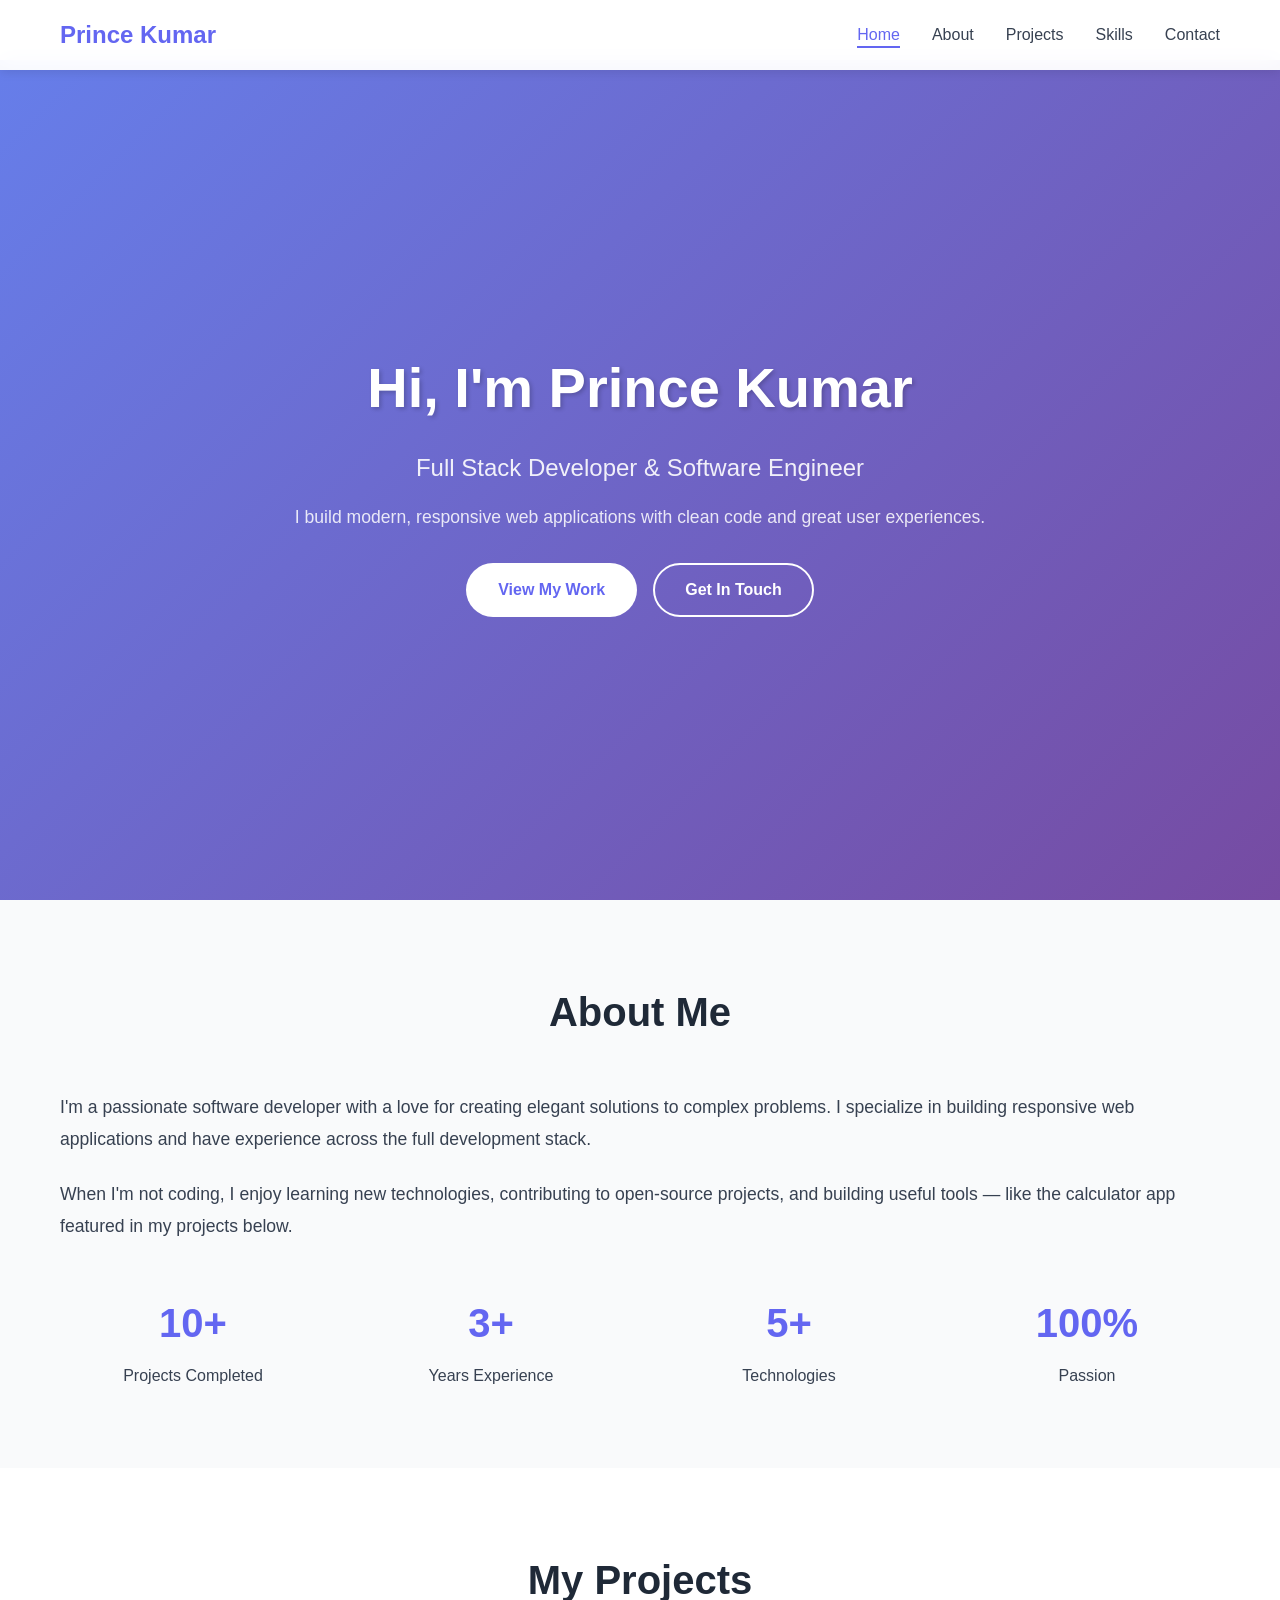
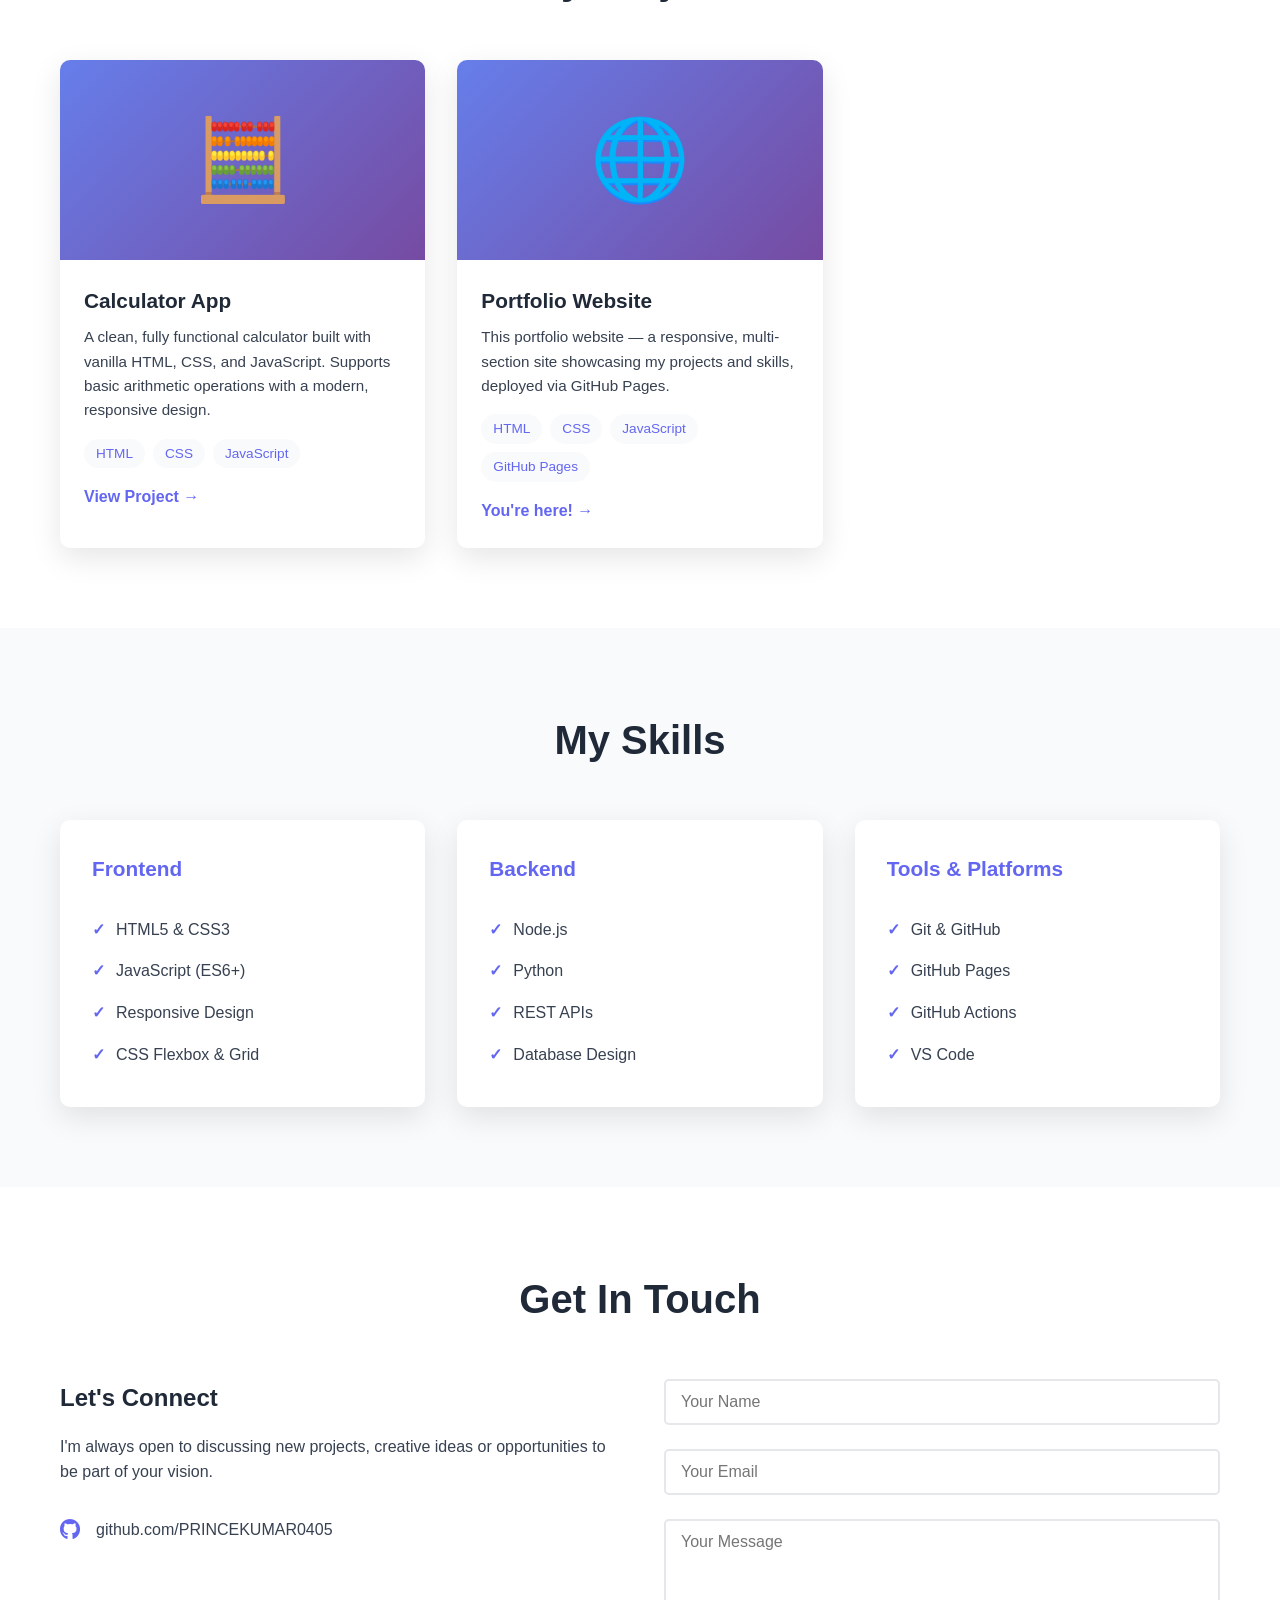
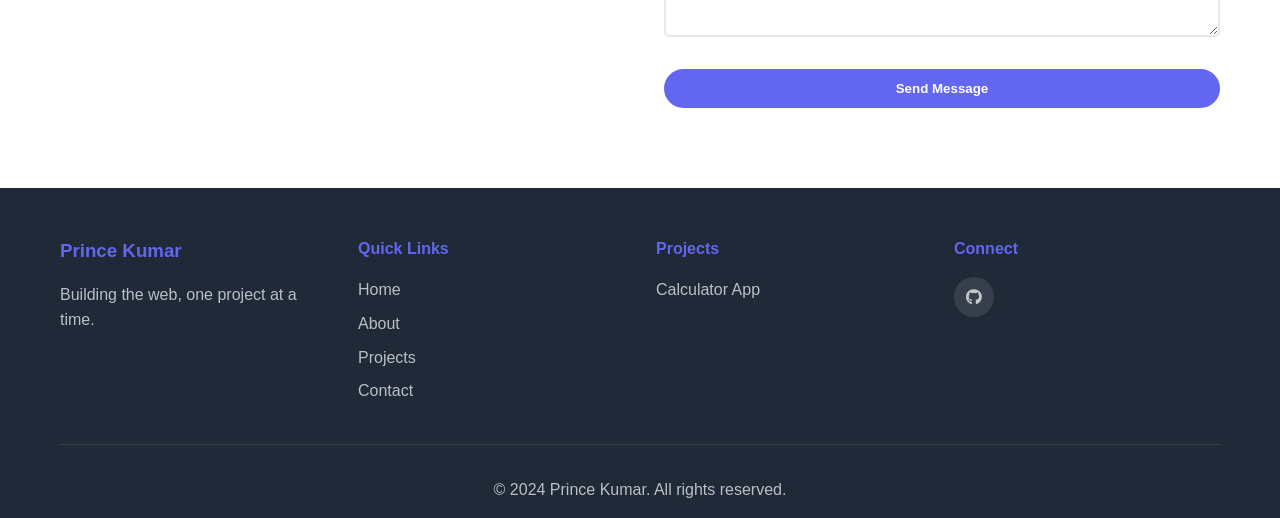
<file: index.html>
<!DOCTYPE html>
<html lang="en">
<head>
    <meta charset="UTF-8">
    <meta name="viewport" content="width=device-width, initial-scale=1.0">
    <title>Prince Kumar - Portfolio</title>
    <link rel="stylesheet" href="style.css">
    <link rel="stylesheet" href="https://cdnjs.cloudflare.com/ajax/libs/font-awesome/6.4.0/css/all.min.css">
</head>
<body>

    <!-- Navigation -->
    <nav class="navbar">
        <div class="container">
            <div class="nav-wrapper">
                <div class="logo">
                    <h1>Prince Kumar</h1>
                </div>
                <ul class="nav-menu" id="nav-menu">
                    <li><a href="#home" class="nav-link active">Home</a></li>
                    <li><a href="#about" class="nav-link">About</a></li>
                    <li><a href="#projects" class="nav-link">Projects</a></li>
                    <li><a href="#skills" class="nav-link">Skills</a></li>
                    <li><a href="#contact" class="nav-link">Contact</a></li>
                </ul>
                <div class="hamburger" id="hamburger">
                    <span></span>
                    <span></span>
                    <span></span>
                </div>
            </div>
        </div>
    </nav>

    <!-- Hero Section -->
    <section id="home" class="hero">
        <div class="container">
            <div class="hero-content">
                <h1 class="hero-title">Hi, I'm Prince Kumar</h1>
                <p class="hero-subtitle">Full Stack Developer &amp; Software Engineer</p>
                <p class="hero-description">I build modern, responsive web applications with clean code and great user experiences.</p>
                <div class="hero-buttons">
                    <a href="#projects" class="btn btn-primary">View My Work</a>
                    <a href="#contact" class="btn btn-secondary">Get In Touch</a>
                </div>
            </div>
        </div>
    </section>

    <!-- About Section -->
    <section id="about" class="about">
        <div class="container">
            <h2 class="section-title">About Me</h2>
            <div class="about-text">
                <p>I'm a passionate software developer with a love for creating elegant solutions to complex problems. I specialize in building responsive web applications and have experience across the full development stack.</p>
                <p>When I'm not coding, I enjoy learning new technologies, contributing to open-source projects, and building useful tools — like the calculator app featured in my projects below.</p>
            </div>
            <div class="about-stats">
                <div class="stat">
                    <h3>10+</h3>
                    <p>Projects Completed</p>
                </div>
                <div class="stat">
                    <h3>3+</h3>
                    <p>Years Experience</p>
                </div>
                <div class="stat">
                    <h3>5+</h3>
                    <p>Technologies</p>
                </div>
                <div class="stat">
                    <h3>100%</h3>
                    <p>Passion</p>
                </div>
            </div>
        </div>
    </section>

    <!-- Projects Section -->
    <section id="projects" class="projects">
        <div class="container">
            <h2 class="section-title">My Projects</h2>
            <div class="projects-grid">

                <!-- Calculator Project -->
                <div class="project-card">
                    <div class="project-image">
                        🧮
                    </div>
                    <div class="project-info">
                        <h3>Calculator App</h3>
                        <p>A clean, fully functional calculator built with vanilla HTML, CSS, and JavaScript. Supports basic arithmetic operations with a modern, responsive design.</p>
                        <div class="project-tags">
                            <span class="tag">HTML</span>
                            <span class="tag">CSS</span>
                            <span class="tag">JavaScript</span>
                        </div>
                        <a href="calculator/index.html" class="project-link">View Project →</a>
                    </div>
                </div>

                <!-- Portfolio Website Project -->
                <div class="project-card">
                    <div class="project-image">
                        🌐
                    </div>
                    <div class="project-info">
                        <h3>Portfolio Website</h3>
                        <p>This portfolio website — a responsive, multi-section site showcasing my projects and skills, deployed via GitHub Pages.</p>
                        <div class="project-tags">
                            <span class="tag">HTML</span>
                            <span class="tag">CSS</span>
                            <span class="tag">JavaScript</span>
                            <span class="tag">GitHub Pages</span>
                        </div>
                        <a href="#" class="project-link">You're here! →</a>
                    </div>
                </div>

            </div>
        </div>
    </section>

    <!-- Skills Section -->
    <section id="skills" class="skills">
        <div class="container">
            <h2 class="section-title">My Skills</h2>
            <div class="skills-grid">
                <div class="skill-category">
                    <h3>Frontend</h3>
                    <ul>
                        <li>HTML5 &amp; CSS3</li>
                        <li>JavaScript (ES6+)</li>
                        <li>Responsive Design</li>
                        <li>CSS Flexbox &amp; Grid</li>
                    </ul>
                </div>
                <div class="skill-category">
                    <h3>Backend</h3>
                    <ul>
                        <li>Node.js</li>
                        <li>Python</li>
                        <li>REST APIs</li>
                        <li>Database Design</li>
                    </ul>
                </div>
                <div class="skill-category">
                    <h3>Tools &amp; Platforms</h3>
                    <ul>
                        <li>Git &amp; GitHub</li>
                        <li>GitHub Pages</li>
                        <li>GitHub Actions</li>
                        <li>VS Code</li>
                    </ul>
                </div>
            </div>
        </div>
    </section>

    <!-- Contact Section -->
    <section id="contact" class="contact">
        <div class="container">
            <h2 class="section-title">Get In Touch</h2>
            <div class="contact-content">
                <div class="contact-info">
                    <h3>Let's Connect</h3>
                    <p>I'm always open to discussing new projects, creative ideas or opportunities to be part of your vision.</p>
                    <div class="contact-details">
                        <div class="contact-item">
                            <i class="fab fa-github"></i>
                            <a href="https://github.com/PRINCEKUMAR0405" target="_blank" rel="noopener noreferrer">github.com/PRINCEKUMAR0405</a>
                        </div>
                    </div>
                </div>
                <form class="contact-form" id="contact-form">
                    <div class="form-group">
                        <input type="text" id="name" name="name" placeholder="Your Name" required>
                    </div>
                    <div class="form-group">
                        <input type="email" id="email" name="email" placeholder="Your Email" required>
                    </div>
                    <div class="form-group">
                        <textarea id="message" name="message" rows="5" placeholder="Your Message" required></textarea>
                    </div>
                    <button type="submit" class="btn btn-primary" style="background: var(--primary-color); color: white; border: none;">Send Message</button>
                </form>
            </div>
        </div>
    </section>

    <!-- Footer -->
    <footer class="footer">
        <div class="container">
            <div class="footer-content">
                <div class="footer-section">
                    <h3>Prince Kumar</h3>
                    <p style="color: rgba(255,255,255,0.7);">Building the web, one project at a time.</p>
                </div>
                <div class="footer-section">
                    <h4>Quick Links</h4>
                    <ul>
                        <li><a href="#home">Home</a></li>
                        <li><a href="#about">About</a></li>
                        <li><a href="#projects">Projects</a></li>
                        <li><a href="#contact">Contact</a></li>
                    </ul>
                </div>
                <div class="footer-section">
                    <h4>Projects</h4>
                    <ul>
                        <li><a href="calculator/index.html">Calculator App</a></li>
                    </ul>
                </div>
                <div class="footer-section">
                    <h4>Connect</h4>
                    <div class="social-links">
                        <a href="https://github.com/PRINCEKUMAR0405" target="_blank" rel="noopener noreferrer" aria-label="GitHub">
                            <i class="fab fa-github"></i>
                        </a>
                    </div>
                </div>
            </div>
            <div class="footer-bottom">
                <p>&copy; 2024 Prince Kumar. All rights reserved.</p>
            </div>
        </div>
    </footer>

    <script src="script.js"></script>
</body>
</html>
</file>
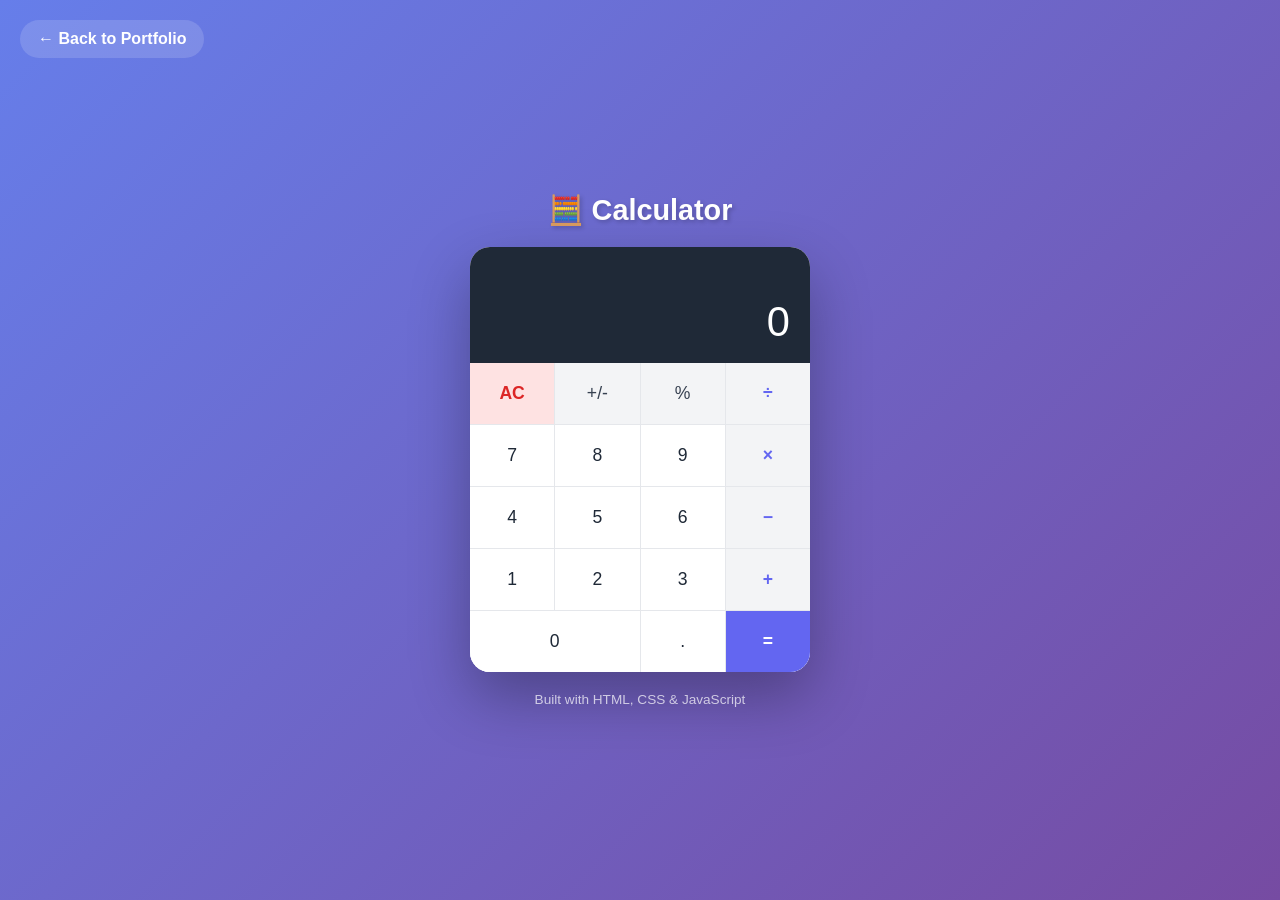
<file: calculator/index.html>
<!DOCTYPE html>
<html lang="en">
<head>
    <meta charset="UTF-8">
    <meta name="viewport" content="width=device-width, initial-scale=1.0">
    <title>Calculator - Prince Kumar Portfolio</title>
    <style>
        * {
            margin: 0;
            padding: 0;
            box-sizing: border-box;
        }

        :root {
            --primary-color: #6366f1;
            --secondary-color: #ec4899;
            --dark-color: #1f2937;
            --light-color: #f9fafb;
            --text-color: #374151;
            --border-color: #e5e7eb;
        }

        body {
            font-family: 'Segoe UI', Tahoma, Geneva, Verdana, sans-serif;
            background: linear-gradient(135deg, #667eea 0%, #764ba2 100%);
            min-height: 100vh;
            display: flex;
            flex-direction: column;
            align-items: center;
            justify-content: center;
            padding: 20px;
        }

        .back-link {
            position: fixed;
            top: 20px;
            left: 20px;
            color: white;
            text-decoration: none;
            font-weight: 600;
            font-size: 1rem;
            display: flex;
            align-items: center;
            gap: 8px;
            background: rgba(255, 255, 255, 0.15);
            padding: 10px 18px;
            border-radius: 50px;
            transition: background 0.3s ease;
        }

        .back-link:hover {
            background: rgba(255, 255, 255, 0.3);
        }

        .calculator-wrapper {
            display: flex;
            flex-direction: column;
            align-items: center;
            gap: 20px;
        }

        .calculator-title {
            color: white;
            font-size: 1.8rem;
            font-weight: 700;
            text-shadow: 2px 2px 4px rgba(0, 0, 0, 0.2);
        }

        .calculator {
            background: white;
            border-radius: 20px;
            box-shadow: 0 25px 60px rgba(0, 0, 0, 0.3);
            overflow: hidden;
            width: 340px;
        }

        /* Display */
        .display {
            background: var(--dark-color);
            padding: 24px 20px 16px;
            text-align: right;
        }

        .display-expression {
            color: rgba(255, 255, 255, 0.5);
            font-size: 0.95rem;
            min-height: 1.2em;
            overflow: hidden;
            text-overflow: ellipsis;
            white-space: nowrap;
            margin-bottom: 8px;
        }

        .display-result {
            color: white;
            font-size: 2.6rem;
            font-weight: 300;
            overflow: hidden;
            text-overflow: ellipsis;
            white-space: nowrap;
            line-height: 1.2;
        }

        /* Buttons */
        .buttons {
            display: grid;
            grid-template-columns: repeat(4, 1fr);
            gap: 1px;
            background: var(--border-color);
        }

        .btn-calc {
            padding: 20px 10px;
            border: none;
            font-size: 1.1rem;
            font-weight: 500;
            cursor: pointer;
            transition: background 0.15s ease, transform 0.1s ease;
            font-family: inherit;
        }

        .btn-calc:active {
            transform: scale(0.96);
        }

        .btn-number {
            background: white;
            color: var(--dark-color);
        }

        .btn-number:hover {
            background: var(--light-color);
        }

        .btn-operator {
            background: #f3f4f6;
            color: var(--primary-color);
            font-weight: 600;
        }

        .btn-operator:hover {
            background: #e5e7eb;
        }

        .btn-equals {
            background: var(--primary-color);
            color: white;
            font-weight: 700;
        }

        .btn-equals:hover {
            background: #4f46e5;
        }

        .btn-clear {
            background: #fee2e2;
            color: #dc2626;
            font-weight: 600;
        }

        .btn-clear:hover {
            background: #fecaca;
        }

        .btn-special {
            background: #f3f4f6;
            color: var(--text-color);
        }

        .btn-special:hover {
            background: #e5e7eb;
        }

        .btn-zero {
            grid-column: span 2;
        }

        .calculator-footer {
            color: rgba(255, 255, 255, 0.7);
            font-size: 0.85rem;
            text-align: center;
        }
    </style>
</head>
<body>

    <a href="../index.html" class="back-link">&#8592; Back to Portfolio</a>

    <div class="calculator-wrapper">
        <h1 class="calculator-title">🧮 Calculator</h1>

        <div class="calculator" role="main" aria-label="Calculator">
            <div class="display">
                <div class="display-expression" id="expression" aria-label="Expression"></div>
                <div class="display-result" id="result" aria-label="Result">0</div>
            </div>

            <div class="buttons" role="group" aria-label="Calculator buttons">
                <!-- Row 1 -->
                <button class="btn-calc btn-clear" onclick="clearAll()" aria-label="Clear all">AC</button>
                <button class="btn-calc btn-special" onclick="toggleSign()" aria-label="Toggle sign">+/-</button>
                <button class="btn-calc btn-special" onclick="percentage()" aria-label="Percentage">%</button>
                <button class="btn-calc btn-operator" onclick="setOperator('/')" aria-label="Divide">÷</button>

                <!-- Row 2 -->
                <button class="btn-calc btn-number" onclick="appendNumber('7')" aria-label="7">7</button>
                <button class="btn-calc btn-number" onclick="appendNumber('8')" aria-label="8">8</button>
                <button class="btn-calc btn-number" onclick="appendNumber('9')" aria-label="9">9</button>
                <button class="btn-calc btn-operator" onclick="setOperator('*')" aria-label="Multiply">×</button>

                <!-- Row 3 -->
                <button class="btn-calc btn-number" onclick="appendNumber('4')" aria-label="4">4</button>
                <button class="btn-calc btn-number" onclick="appendNumber('5')" aria-label="5">5</button>
                <button class="btn-calc btn-number" onclick="appendNumber('6')" aria-label="6">6</button>
                <button class="btn-calc btn-operator" onclick="setOperator('-')" aria-label="Subtract">−</button>

                <!-- Row 4 -->
                <button class="btn-calc btn-number" onclick="appendNumber('1')" aria-label="1">1</button>
                <button class="btn-calc btn-number" onclick="appendNumber('2')" aria-label="2">2</button>
                <button class="btn-calc btn-number" onclick="appendNumber('3')" aria-label="3">3</button>
                <button class="btn-calc btn-operator" onclick="setOperator('+')" aria-label="Add">+</button>

                <!-- Row 5 -->
                <button class="btn-calc btn-number btn-zero" onclick="appendNumber('0')" aria-label="0">0</button>
                <button class="btn-calc btn-number" onclick="appendDecimal()" aria-label="Decimal point">.</button>
                <button class="btn-calc btn-equals" onclick="calculate()" aria-label="Equals">=</button>
            </div>
        </div>

        <p class="calculator-footer">Built with HTML, CSS &amp; JavaScript</p>
    </div>

    <script>
        let currentInput = '0';
        let previousInput = '';
        let operator = null;
        let shouldResetDisplay = false;

        const resultDisplay = document.getElementById('result');
        const expressionDisplay = document.getElementById('expression');

        function updateDisplay() {
            resultDisplay.textContent = currentInput;
        }

        function appendNumber(num) {
            if (shouldResetDisplay) {
                currentInput = num;
                shouldResetDisplay = false;
            } else {
                if (currentInput === '0' && num !== '.') {
                    currentInput = num;
                } else {
                    if (currentInput.length < 12) {
                        currentInput += num;
                    }
                }
            }
            updateDisplay();
        }

        function appendDecimal() {
            if (shouldResetDisplay) {
                currentInput = '0.';
                shouldResetDisplay = false;
                updateDisplay();
                return;
            }
            if (!currentInput.includes('.')) {
                currentInput += '.';
                updateDisplay();
            }
        }

        function setOperator(op) {
            if (operator && !shouldResetDisplay) {
                calculate(true);
            }
            previousInput = currentInput;
            operator = op;
            shouldResetDisplay = true;

            const opSymbols = { '+': '+', '-': '−', '*': '×', '/': '÷' };
            expressionDisplay.textContent = `${previousInput} ${opSymbols[op]}`;
        }

        function calculate(chaining) {
            if (!operator || !previousInput) return;

            const prev = parseFloat(previousInput);
            const current = parseFloat(currentInput);
            const opSymbols = { '+': '+', '-': '−', '*': '×', '/': '÷' };

            if (isNaN(prev) || isNaN(current)) return;

            let result;
            switch (operator) {
                case '+': result = prev + current; break;
                case '-': result = prev - current; break;
                case '*': result = prev * current; break;
                case '/':
                    if (current === 0) {
                        currentInput = 'Error';
                        expressionDisplay.textContent = '';
                        operator = null;
                        previousInput = '';
                        updateDisplay();
                        return;
                    }
                    result = prev / current;
                    break;
                default: return;
            }

            if (!chaining) {
                expressionDisplay.textContent = `${previousInput} ${opSymbols[operator]} ${currentInput} =`;
            }

            // Round to avoid floating point issues
            result = parseFloat(result.toPrecision(12));
            currentInput = String(result);
            if (!chaining) {
                operator = null;
                previousInput = '';
            }
            shouldResetDisplay = true;
            updateDisplay();
        }

        function clearAll() {
            currentInput = '0';
            previousInput = '';
            operator = null;
            shouldResetDisplay = false;
            expressionDisplay.textContent = '';
            updateDisplay();
        }

        function toggleSign() {
            if (currentInput !== '0' && currentInput !== 'Error') {
                currentInput = String(parseFloat(currentInput) * -1);
                updateDisplay();
            }
        }

        function percentage() {
            if (currentInput !== 'Error') {
                currentInput = String(parseFloat(currentInput) / 100);
                updateDisplay();
            }
        }

        // Keyboard support
        document.addEventListener('keydown', (e) => {
            if (e.key >= '0' && e.key <= '9') appendNumber(e.key);
            else if (e.key === '.') appendDecimal();
            else if (e.key === '+') setOperator('+');
            else if (e.key === '-') setOperator('-');
            else if (e.key === '*') setOperator('*');
            else if (e.key === '/') { e.preventDefault(); setOperator('/'); }
            else if (e.key === 'Enter' || e.key === '=') calculate();
            else if (e.key === 'Escape') clearAll();
            else if (e.key === 'Backspace') {
                if (currentInput.length > 1 && currentInput !== 'Error') {
                    currentInput = currentInput.slice(0, -1);
                } else {
                    currentInput = '0';
                }
                updateDisplay();
            }
            else if (e.key === '%') percentage();
        });
    </script>
</body>
</html>
</file>
<file: style.css>
* {
    margin: 0;
    padding: 0;
    box-sizing: border-box;
}

:root {
    --primary-color: #6366f1;
    --secondary-color: #ec4899;
    --dark-color: #1f2937;
    --light-color: #f9fafb;
    --text-color: #374151;
    --border-color: #e5e7eb;
    --shadow: 0 10px 30px rgba(0, 0, 0, 0.1);
    --shadow-lg: 0 20px 40px rgba(0, 0, 0, 0.15);
}

html {
    scroll-behavior: smooth;
}

body {
    font-family: 'Segoe UI', Tahoma, Geneva, Verdana, sans-serif;
    line-height: 1.6;
    color: var(--text-color);
    background-color: #fff;
}

.container {
    max-width: 1200px;
    margin: 0 auto;
    padding: 0 20px;
}

/* Navigation */
.navbar {
    position: fixed;
    top: 0;
    width: 100%;
    background: rgba(255, 255, 255, 0.95);
    backdrop-filter: blur(10px);
    z-index: 1000;
    box-shadow: 0 2px 10px rgba(0, 0, 0, 0.1);
}

.nav-wrapper {
    display: flex;
    justify-content: space-between;
    align-items: center;
    padding: 1rem 0;
}

.logo h1 {
    font-size: 1.5rem;
    color: var(--primary-color);
    font-weight: 700;
}

.nav-menu {
    display: flex;
    list-style: none;
    gap: 2rem;
}

.nav-link {
    text-decoration: none;
    color: var(--text-color);
    font-weight: 500;
    transition: color 0.3s ease;
    position: relative;
}

.nav-link:hover,
.nav-link.active {
    color: var(--primary-color);
}

.nav-link.active::after {
    content: '';
    position: absolute;
    bottom: -5px;
    left: 0;
    width: 100%;
    height: 2px;
    background: var(--primary-color);
}

.hamburger {
    display: none;
    flex-direction: column;
    cursor: pointer;
}

.hamburger span {
    width: 25px;
    height: 3px;
    background: var(--dark-color);
    margin: 5px 0;
    transition: 0.3s;
}

/* Hero Section */
.hero {
    margin-top: 60px;
    min-height: calc(100vh - 60px);
    display: flex;
    align-items: center;
    justify-content: center;
    background: linear-gradient(135deg, #667eea 0%, #764ba2 100%);
    color: white;
    text-align: center;
    padding: 2rem 0;
}

.hero-content {
    animation: fadeInUp 1s ease-out;
}

.hero-title {
    font-size: 3.5rem;
    font-weight: 700;
    margin-bottom: 1rem;
    text-shadow: 2px 2px 4px rgba(0, 0, 0, 0.2);
}

.hero-subtitle {
    font-size: 1.5rem;
    margin-bottom: 1rem;
    opacity: 0.9;
}

.hero-description {
    font-size: 1.1rem;
    margin-bottom: 2rem;
    opacity: 0.85;
}

.hero-buttons {
    display: flex;
    gap: 1rem;
    justify-content: center;
    flex-wrap: wrap;
}

.btn {
    padding: 12px 30px;
    border-radius: 50px;
    text-decoration: none;
    font-weight: 600;
    transition: all 0.3s ease;
    border: 2px solid transparent;
    cursor: pointer;
    display: inline-block;
}

.btn-primary {
    background: white;
    color: var(--primary-color);
}

.btn-primary:hover {
    transform: translateY(-3px);
    box-shadow: 0 10px 20px rgba(0, 0, 0, 0.2);
}

.btn-secondary {
    background: transparent;
    color: white;
    border: 2px solid white;
}

.btn-secondary:hover {
    background: white;
    color: var(--primary-color);
    transform: translateY(-3px);
}

/* Sections */
section {
    padding: 5rem 0;
}

.section-title {
    font-size: 2.5rem;
    font-weight: 700;
    margin-bottom: 3rem;
    text-align: center;
    color: var(--dark-color);
}

/* About Section */
.about {
    background: var(--light-color);
}

.about-text {
    font-size: 1.1rem;
    line-height: 1.8;
}

.about-text p {
    margin-bottom: 1.5rem;
}

.about-stats {
    display: grid;
    grid-template-columns: repeat(auto-fit, minmax(150px, 1fr));
    gap: 2rem;
    margin-top: 3rem;
}

.stat {
    text-align: center;
}

.stat h3 {
    font-size: 2.5rem;
    color: var(--primary-color);
    margin-bottom: 0.5rem;
}

.stat p {
    font-size: 1rem;
    color: var(--text-color);
}

/* Projects Section */
.projects {
    background: white;
}

.projects-grid {
    display: grid;
    grid-template-columns: repeat(auto-fill, minmax(300px, 1fr));
    gap: 2rem;
}

.project-card {
    background: white;
    border-radius: 10px;
    overflow: hidden;
    box-shadow: var(--shadow);
    transition: all 0.3s ease;
}

.project-card:hover {
    transform: translateY(-10px);
    box-shadow: var(--shadow-lg);
}

.project-image {
    width: 100%;
    height: 200px;
    display: flex;
    align-items: center;
    justify-content: center;
    font-size: 5rem;
    background: linear-gradient(135deg, #667eea 0%, #764ba2 100%);
}

.project-image img {
    width: 100%;
    height: 200px;
    object-fit: cover;
}

.project-info {
    padding: 1.5rem;
}

.project-info h3 {
    font-size: 1.3rem;
    margin-bottom: 0.5rem;
    color: var(--dark-color);
}

.project-info p {
    color: var(--text-color);
    margin-bottom: 1rem;
    font-size: 0.95rem;
}

.project-tags {
    display: flex;
    flex-wrap: wrap;
    gap: 0.5rem;
    margin-bottom: 1rem;
}

.tag {
    background: var(--light-color);
    color: var(--primary-color);
    padding: 4px 12px;
    border-radius: 20px;
    font-size: 0.85rem;
    font-weight: 500;
}

.project-link {
    color: var(--primary-color);
    text-decoration: none;
    font-weight: 600;
    transition: all 0.3s ease;
    display: inline-block;
}

.project-link:hover {
    color: var(--secondary-color);
}

/* Skills Section */
.skills {
    background: var(--light-color);
}

.skills-grid {
    display: grid;
    grid-template-columns: repeat(auto-fit, minmax(250px, 1fr));
    gap: 2rem;
}

.skill-category {
    background: white;
    padding: 2rem;
    border-radius: 10px;
    box-shadow: var(--shadow);
}

.skill-category h3 {
    color: var(--primary-color);
    margin-bottom: 1.5rem;
    font-size: 1.3rem;
}

.skill-category ul {
    list-style: none;
}

.skill-category li {
    padding: 0.5rem 0;
    color: var(--text-color);
    position: relative;
    padding-left: 1.5rem;
}

.skill-category li:before {
    content: '✓';
    position: absolute;
    left: 0;
    color: var(--primary-color);
    font-weight: bold;
}

/* Contact Section */
.contact {
    background: white;
}

.contact-content {
    display: grid;
    grid-template-columns: 1fr 1fr;
    gap: 3rem;
    align-items: start;
}

.contact-info h3 {
    font-size: 1.5rem;
    margin-bottom: 1rem;
    color: var(--dark-color);
}

.contact-info p {
    color: var(--text-color);
    margin-bottom: 2rem;
}

.contact-details {
    display: flex;
    flex-direction: column;
    gap: 1.5rem;
}

.contact-item {
    display: flex;
    align-items: center;
    gap: 1rem;
}

.contact-item i {
    font-size: 1.3rem;
    color: var(--primary-color);
}

.contact-item a {
    color: var(--text-color);
    text-decoration: none;
    transition: color 0.3s ease;
}

.contact-item a:hover {
    color: var(--primary-color);
}

.contact-form {
    display: flex;
    flex-direction: column;
    gap: 1.5rem;
}

.form-group input,
.form-group textarea {
    width: 100%;
    padding: 12px 15px;
    border: 2px solid var(--border-color);
    border-radius: 5px;
    font-family: inherit;
    font-size: 1rem;
    transition: border-color 0.3s ease;
}

.form-group input:focus,
.form-group textarea:focus {
    outline: none;
    border-color: var(--primary-color);
}

/* Footer */
.footer {
    background: var(--dark-color);
    color: white;
    padding: 3rem 0 1rem;
}

.footer-content {
    display: grid;
    grid-template-columns: repeat(auto-fit, minmax(250px, 1fr));
    gap: 2rem;
    margin-bottom: 2rem;
}

.footer-section h3,
.footer-section h4 {
    margin-bottom: 1rem;
    color: var(--primary-color);
}

.footer-section ul {
    list-style: none;
}

.footer-section ul li {
    margin-bottom: 0.5rem;
}

.footer-section a {
    color: rgba(255, 255, 255, 0.7);
    text-decoration: none;
    transition: color 0.3s ease;
}

.footer-section a:hover {
    color: white;
}

.social-links {
    display: flex;
    gap: 1rem;
}

.social-links a {
    display: inline-flex;
    align-items: center;
    justify-content: center;
    width: 40px;
    height: 40px;
    background: rgba(255, 255, 255, 0.1);
    border-radius: 50%;
    transition: all 0.3s ease;
}

.social-links a:hover {
    background: var(--primary-color);
    transform: translateY(-3px);
}

.footer-bottom {
    text-align: center;
    padding-top: 2rem;
    border-top: 1px solid rgba(255, 255, 255, 0.1);
    color: rgba(255, 255, 255, 0.7);
}

/* Animations */
@keyframes fadeInUp {
    from {
        opacity: 0;
        transform: translateY(30px);
    }
    to {
        opacity: 1;
        transform: translateY(0);
    }
}

/* Responsive Design */
@media (max-width: 768px) {
    .hamburger {
        display: flex;
    }

    .nav-menu {
        position: fixed;
        left: -100%;
        top: 60px;
        flex-direction: column;
        background-color: white;
        width: 100%;
        text-align: center;
        transition: 0.3s;
        gap: 0;
        padding: 2rem 0;
    }

    .nav-menu.active {
        left: 0;
    }

    .hero-title {
        font-size: 2rem;
    }

    .hero-subtitle {
        font-size: 1.2rem;
    }

    .section-title {
        font-size: 2rem;
    }

    .projects-grid,
    .skills-grid {
        grid-template-columns: 1fr;
    }

    .contact-content {
        grid-template-columns: 1fr;
    }

    .hero-buttons {
        flex-direction: column;
        align-items: center;
    }

    .btn {
        width: 100%;
        max-width: 300px;
    }

    .about-stats {
        grid-template-columns: 1fr;
    }
}

@media (max-width: 480px) {
    .hero-title {
        font-size: 1.5rem;
    }

    .hero-subtitle {
        font-size: 1rem;
    }

    .section-title {
        font-size: 1.5rem;
    }

    .nav-menu {
        gap: 0;
    }

    .logo h1 {
        font-size: 1.2rem;
    }
}
</file>
